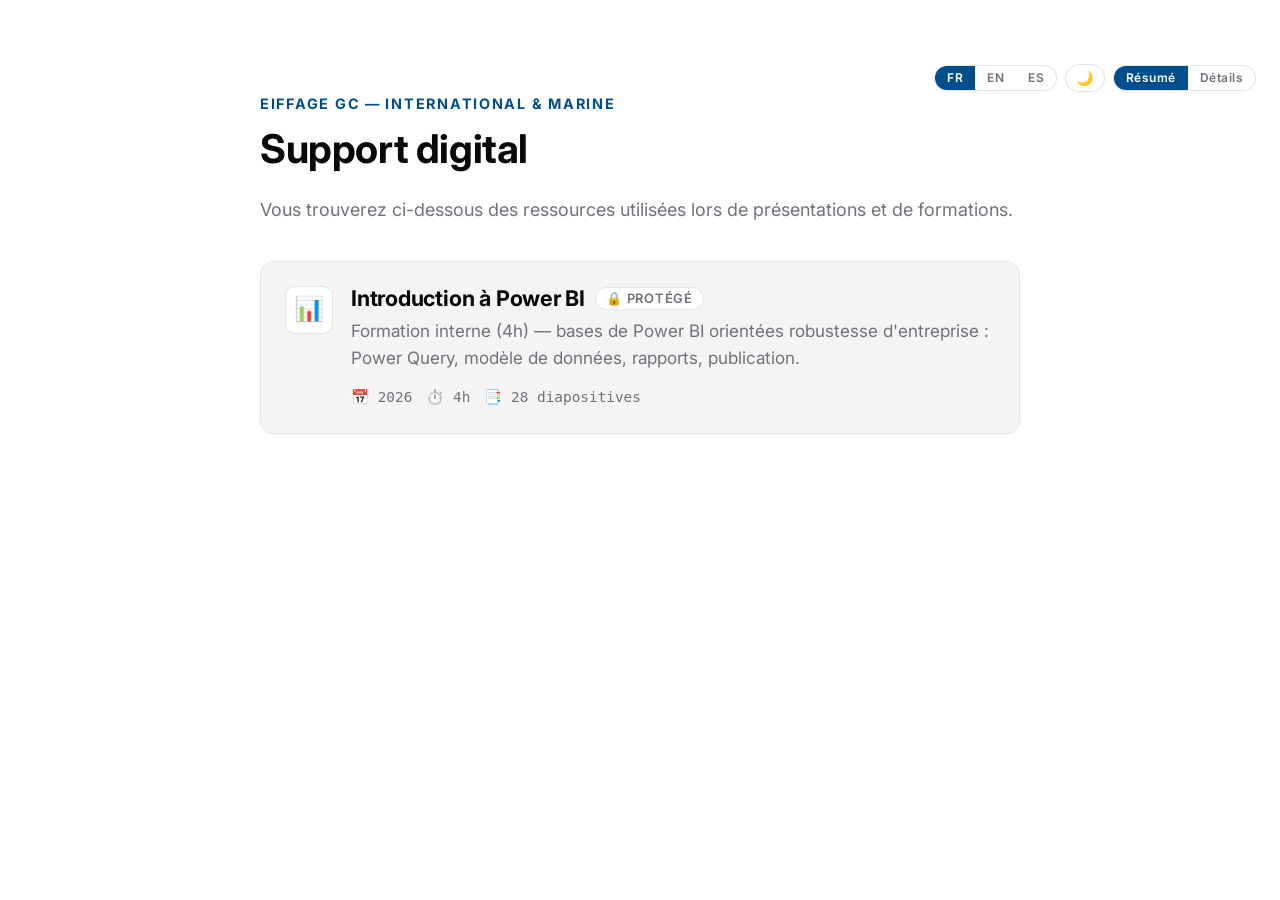
<file: index.html>
<!DOCTYPE html>
<html lang="fr">
<head>
  <meta charset="utf-8" />
  <meta name="viewport" content="width=device-width, initial-scale=1.0" />
  <title>Présentations</title>

  <link rel="preconnect" href="https://fonts.googleapis.com" />
  <link rel="preconnect" href="https://fonts.gstatic.com" crossorigin />
  <link href="https://fonts.googleapis.com/css2?family=Inter:wght@400;600;700&display=swap" rel="stylesheet" />

  <link rel="stylesheet" href="shared/theme/lean.css" />

  <style>
    :root { --accent: #004e8c; --accent-contrast: #ffffff; }
    body {
      font-family: var(--font-sans);
      background: var(--bg);
      color: var(--text);
      margin: 0;
      padding: 64px 24px;
    }
    .wrap {
      max-width: 760px;
      margin: 0 auto;
    }
    h1 {
      font-size: 2.2em;
      font-weight: 700;
      letter-spacing: -0.01em;
      margin: 0 0 0.6em 0;
    }
    .lead {
      font-size: 1em;
      color: var(--text-muted);
      margin: 0 0 2em 0;
    }
    .detail {
      margin-bottom: 2.5rem;
    }
    .org-eyebrow {
      font-size: 0.8em;
      font-weight: 700;
      letter-spacing: 0.12em;
      text-transform: uppercase;
      color: var(--accent);
      margin: 0 0 0.8em 0;
    }
    .deck-link {
      display: block;
      text-decoration: none;
      color: inherit;
      margin-bottom: 16px;
    }
    .deck-link .card {
      display: flex;
      gap: 18px;
      align-items: flex-start;
      border: 1px solid var(--border);
      border-radius: var(--radius-lg);
      padding: 24px;
      background: var(--bg-alt);
      box-shadow: var(--shadow-sm);
      transition: border-color 0.15s ease, box-shadow 0.15s ease, transform 0.15s ease;
    }
    .deck-link:hover .card {
      border-color: var(--accent);
      box-shadow: var(--shadow-md);
      transform: translateY(-2px);
    }
    .deck-link .card-icon {
      flex: none;
      width: 48px;
      height: 48px;
      display: flex;
      align-items: center;
      justify-content: center;
      font-size: 24px;
      border-radius: var(--radius-md);
      background: var(--bg);
      border: 1px solid var(--border);
    }
    .deck-link .card-body {
      flex: 1;
      min-width: 0;
    }
    .deck-link h2 {
      font-size: 1.2em;
      font-weight: 700;
      margin: 0 0 0.3em 0;
      display: flex;
      align-items: center;
      gap: 10px;
    }
    .deck-link p {
      margin: 0;
      color: var(--text-muted);
      font-size: 0.95em;
    }
    .card-meta {
      display: flex;
      flex-wrap: wrap;
      gap: 14px;
      margin-top: 14px;
      font-family: var(--font-mono);
      font-size: 0.8em;
      color: var(--text-muted);
    }
    .card-meta span {
      display: inline-flex;
      align-items: center;
      gap: 5px;
    }
    .badge {
      font-size: 0.6em;
      font-weight: 600;
      letter-spacing: 0.06em;
      text-transform: uppercase;
      color: var(--text-muted);
      border: 1px solid var(--border);
      border-radius: 999px;
      padding: 3px 10px;
      background: var(--bg);
    }
  </style>
</head>
<body>
  <div class="deck-controls">
    <div class="lang-switch" role="group" aria-label="Langue / Language / Idioma">
      <button type="button" data-set-lang="fr" aria-pressed="true">FR</button>
      <button type="button" data-set-lang="en" aria-pressed="false">EN</button>
      <button type="button" data-set-lang="es" aria-pressed="false">ES</button>
    </div>
    <button type="button" class="theme-switch" data-toggle-theme aria-label="Basculer le mode sombre / Toggle dark mode">🌙</button>
    <div class="detail-switch" role="group" aria-label="Niveau de détail / Detail level / Nivel de detalle">
      <button type="button" data-set-detail="light" aria-pressed="true">
        <span lang="fr">Résumé</span><span lang="en">Summary</span><span lang="es">Resumen</span>
      </button>
      <button type="button" data-set-detail="full" aria-pressed="false">
        <span lang="fr">Détails</span><span lang="en">Details</span><span lang="es">Detalles</span>
      </button>
    </div>
  </div>

  <div class="wrap">
    <p class="org-eyebrow" lang="fr">Eiffage GC — International &amp; Marine</p>
    <p class="org-eyebrow" lang="en">Eiffage GC — International &amp; Marine</p>
    <p class="org-eyebrow" lang="es">Eiffage GC — International &amp; Marine</p>

    <h1 lang="fr">Support digital</h1>
    <h1 lang="en">Digital resources</h1>
    <h1 lang="es">Recursos digitales</h1>

    <p class="lead" lang="fr">Vous trouverez ci-dessous des ressources utilisées lors de présentations et de formations.</p>
    <p class="lead" lang="en">Below you will find resources used during presentations and training sessions.</p>
    <p class="lead" lang="es">A continuación encontrará recursos utilizados en presentaciones y sesiones de formación.</p>

    <div class="detail" lang="fr">Pensés pour être ouverts directement dans un navigateur, sans installation — chaque deck défile comme un site web (FR/EN/ES, mode clair/sombre, lecture résumée ou détaillée).</div>
    <div class="detail" lang="en">Designed to be opened directly in a browser, no install needed — each deck scrolls like a website (FR/EN/ES, light/dark mode, summary or detailed reading).</div>
    <div class="detail" lang="es">Pensados para abrirse directamente en el navegador, sin instalación — cada deck se desplaza como un sitio web (FR/EN/ES, modo claro/oscuro, lectura resumida o detallada).</div>

    <a class="deck-link" href="powerbi/slides/index.html">
      <div class="card">
        <div class="card-icon" aria-hidden="true">📊</div>
        <div class="card-body">
          <h2>
            <span lang="fr">Introduction à Power BI</span>
            <span lang="en">Introduction to Power BI</span>
            <span lang="es">Introducción a Power BI</span>
            <span class="badge">
              <span lang="fr">🔒 Protégé</span>
              <span lang="en">🔒 Protected</span>
              <span lang="es">🔒 Protegido</span>
            </span>
          </h2>
          <p lang="fr">Formation interne (4h) — bases de Power BI orientées robustesse d'entreprise : Power Query, modèle de données, rapports, publication.</p>
          <p lang="en">Internal training (4h) — Power BI basics focused on enterprise-grade robustness: Power Query, data model, reports, publishing.</p>
          <p lang="es">Formación interna (4h) — fundamentos de Power BI orientados a la robustez empresarial: Power Query, modelo de datos, informes, publicación.</p>
          <div class="card-meta">
            <span>📅 2026</span>
            <span>⏱️ 4h</span>
            <span lang="fr">📑 28 diapositives</span>
            <span lang="en">📑 28 slides</span>
            <span lang="es">📑 28 diapositivas</span>
          </div>
        </div>
      </div>
    </a>
  </div>

  <script>
    var root = document.documentElement;

    function applyLang(lang) {
      root.setAttribute('data-lang', lang);
      root.setAttribute('lang', lang);
      document.querySelectorAll('.lang-switch [data-set-lang]').forEach(function (btn) {
        btn.setAttribute('aria-pressed', btn.getAttribute('data-set-lang') === lang ? 'true' : 'false');
      });
      localStorage.setItem('slide-lang', lang);
    }

    function applyTheme(theme) {
      root.setAttribute('data-theme', theme);
      localStorage.setItem('slide-theme', theme);
    }

    function applyDetail(level) {
      root.setAttribute('data-detail', level);
      document.querySelectorAll('.detail-switch [data-set-detail]').forEach(function (btn) {
        btn.setAttribute('aria-pressed', btn.getAttribute('data-set-detail') === level ? 'true' : 'false');
      });
      localStorage.setItem('slide-detail', level);
    }

    document.querySelectorAll('.lang-switch [data-set-lang]').forEach(function (btn) {
      btn.addEventListener('click', function () {
        applyLang(btn.getAttribute('data-set-lang'));
      });
    });

    document.querySelector('[data-toggle-theme]').addEventListener('click', function () {
      applyTheme(root.getAttribute('data-theme') === 'dark' ? 'light' : 'dark');
    });

    document.querySelectorAll('.detail-switch [data-set-detail]').forEach(function (btn) {
      btn.addEventListener('click', function () {
        applyDetail(btn.getAttribute('data-set-detail'));
      });
    });

    applyLang(localStorage.getItem('slide-lang') || 'fr');
    applyTheme(localStorage.getItem('slide-theme') || 'light');
    applyDetail(localStorage.getItem('slide-detail') || 'light');
  </script>
</body>
</html>
</file>
<file: shared/theme/lean.css>
/*
 * "Lean" theme — usine à slides (HTML/CSS classique, sans framework)
 *
 * Esthétique inspirée de shadcn/ui : palette neutre (zinc), bordures fines,
 * coins arrondis, ombres très discrètes, typographie généreuse. Chaque
 * "slide" est une section plein écran avec scroll-snap — on navigue au
 * scroll, aux flèches, ou en swipant, comme sur un site, pas un PowerPoint.
 *
 * Personnalisation par deck : surcharger les variables --accent, --bg, etc.
 * dans un <style> chargé APRÈS ce fichier (voir template.html).
 */

:root {
  --bg: #ffffff;
  --bg-alt: #f4f4f5;
  --text: #09090b;
  --text-muted: #71717a;
  --accent: #4f46e5;
  --accent-contrast: #ffffff;
  --border: #e4e4e7;
  --code-bg: #f4f4f6;
  --code-string: #15803d;
  --code-number: #b45309;
  --shadow-sm: 0 1px 2px 0 rgb(0 0 0 / 0.04);
  --shadow-md: 0 4px 12px -2px rgb(0 0 0 / 0.06);

  --radius-sm: 6px;
  --radius-md: 10px;
  --radius-lg: 14px;

  --font-sans: "Inter", -apple-system, "Segoe UI", Helvetica, Arial, sans-serif;
  --font-mono: "JetBrains Mono", "SF Mono", Menlo, Consolas, monospace;

  --block-margin: 24px;
  --slide-max-width: 1080px;
}

/* ---------- Dark mode ---------- */
/* Activé via [data-theme="dark"] sur <html> (voir template.html) */

:root[data-theme="dark"] {
  --bg: #09090b;
  --bg-alt: #18181b;
  --text: #fafafa;
  --text-muted: #a1a1aa;
  --accent: #818cf8;
  --accent-contrast: #09090b;
  --border: #27272a;
  --code-bg: #18181b;
  --code-string: #86efac;
  --code-number: #fbbf24;
  --shadow-sm: 0 1px 2px 0 rgb(0 0 0 / 0.4);
  --shadow-md: 0 4px 12px -2px rgb(0 0 0 / 0.5);
}

/* ---------- i18n ---------- */
/* Chaque bloc traduit porte un attribut lang="fr|en|es" ; on n'affiche que
   celui qui correspond au data-lang courant sur <html>. Les éléments SANS
   attribut lang (code, images, structure) restent toujours visibles. */

:root[data-lang="fr"] [lang="en"],
:root[data-lang="fr"] [lang="es"],
:root[data-lang="en"] [lang="fr"],
:root[data-lang="en"] [lang="es"],
:root[data-lang="es"] [lang="fr"],
:root[data-lang="es"] [lang="en"] {
  display: none !important;
}

/* ---------- Niveau de détail (light / complet) ---------- */
/* Activé via data-detail="light|full" sur <html> (voir template.html).
   Les blocs portant la classe .detail apportent un complément
   d'information (relecture autonome) et restent masqués en mode "light"
   (présentation), affichés en mode "full". */

:root[data-detail="light"] .detail,
:root:not([data-detail]) .detail {
  display: none !important;
}

.detail {
  margin-top: var(--block-margin);
  padding: 14px 20px;
  border-left: 3px solid var(--accent);
  background: var(--bg-alt);
  border-radius: 0 var(--radius-md) var(--radius-md) 0;
  font-size: 0.85em;
  color: var(--text-muted);
}

.detail > :last-child {
  margin-bottom: 0;
}

/* ---------- Base ---------- */

* {
  box-sizing: border-box;
}

html, body {
  margin: 0;
  height: 100%;
}

/* Le scroll-snap doit être posé sur <html> : c'est l'élément qui scrolle
   réellement (le navigateur propage l'overflow de <body> vers le viewport,
   mais pas scroll-snap-type — le poser sur <body> est silencieusement
   sans effet). */
html {
  overflow-y: auto;
  scroll-snap-type: y mandatory;
  scroll-behavior: smooth;
}

body {
  font-family: var(--font-sans);
  font-size: 18px;
  font-weight: 400;
  line-height: 1.6;
  color: var(--text);
  background-color: var(--bg);
  letter-spacing: 0;
}

/* ---------- Slides ---------- */
/* Chaque <section class="slide"> occupe (au moins) un écran et s'aligne au
   scroll-snap. Si le contenu dépasse (mode "full" avec .detail), la section
   s'étire simplement — on scrolle naturellement à l'intérieur. */

.slide {
  min-height: 100vh;
  width: min(100%, var(--slide-max-width));
  margin: 0 auto;
  padding: 80px 64px;
  display: flex;
  flex-direction: column;
  justify-content: center;
  text-align: left;
  scroll-snap-align: start;
  scroll-snap-stop: always;
}

/* Slides marquées .center : layout centré (titres, séparateurs, citations) */
.slide.center {
  align-items: center;
  text-align: center;
}

/* ---------- Headings ---------- */

h1, h2, h3, h4 {
  font-family: var(--font-sans);
  color: var(--text);
  font-weight: 700;
  line-height: 1.15;
  letter-spacing: -0.01em;
  text-transform: none;
  margin: 0 0 0.75em 0;
}

h1 { font-size: clamp(2em, 5vw, 3em); }
h2 { font-size: clamp(1.5em, 3.4vw, 2em); }
h3 { font-size: 1.3em; color: var(--text-muted); font-weight: 600; }
h4 { font-size: 1.05em; color: var(--text-muted); font-weight: 600; }

/* Eyebrow / kicker au-dessus du titre de slide */
.eyebrow {
  display: block;
  font-size: 0.8em;
  font-weight: 700;
  letter-spacing: 0.12em;
  text-transform: uppercase;
  color: var(--accent);
  margin-bottom: 0.8em;
}

/* ---------- Text ---------- */

p {
  margin: 0 0 var(--block-margin) 0;
  line-height: 1.6;
}

.lead {
  font-size: 1.3em;
  color: var(--text-muted);
  font-weight: 400;
}

strong {
  font-weight: 600;
  color: var(--text);
}

a {
  color: var(--accent);
  text-decoration: underline;
  text-decoration-color: var(--border);
  text-underline-offset: 0.15em;
}

/* ---------- Lists ---------- */

ul, ol {
  display: block;
  margin: 0 0 var(--block-margin) 0;
  padding-left: 1em;
}

li {
  margin-bottom: 0.6em;
  line-height: 1.5;
}

ul { list-style: none; }
ul > li { padding-left: 1.4em; position: relative; }
ul > li::before {
  content: "";
  position: absolute;
  left: 0;
  top: 0.6em;
  width: 7px;
  height: 7px;
  border-radius: 50%;
  background: var(--accent);
}

/* ---------- Code ---------- */

pre {
  width: 100%;
  margin: var(--block-margin) 0;
  box-shadow: none;
  border: 1px solid var(--border);
  border-radius: var(--radius-md);
  background: var(--code-bg);
  overflow: auto;
}

pre code {
  display: block;
  font-family: var(--font-mono);
  padding: 16px 20px;
  font-size: 0.85em;
  line-height: 1.5;
}

code {
  font-family: var(--font-mono);
  background: var(--code-bg);
  border-radius: 4px;
  padding: 0.15em 0.4em;
  font-size: 0.85em;
}

/* Coloration syntaxique (highlight.js) basée sur les variables du thème,
   pour s'adapter automatiquement au mode clair/sombre. */
.hljs {
  background: transparent;
  color: var(--text);
}

.hljs-keyword,
.hljs-built_in,
.hljs-type,
.hljs-title.function_ {
  color: var(--accent);
}

.hljs-string,
.hljs-attr {
  color: var(--code-string);
}

.hljs-number,
.hljs-literal {
  color: var(--code-number);
}

.hljs-comment {
  color: var(--text-muted);
  font-style: italic;
}

/* ---------- Tables ---------- */

table {
  width: 100%;
  border-collapse: collapse;
  margin: var(--block-margin) 0;
  font-size: 0.9em;
}

table th,
table td {
  border-bottom: 1px solid var(--border);
  padding: 0.6em 0.9em;
  text-align: left;
}

table th {
  color: var(--text-muted);
  font-weight: 600;
  text-transform: uppercase;
  font-size: 0.75em;
  letter-spacing: 0.05em;
}

/* ---------- Cards / grid helpers ---------- */
/* Utilitaires simples pour composer des layouts sans CSS custom par slide */

.grid {
  display: grid;
  gap: 24px;
  width: 100%;
}

.grid.cols-2 { grid-template-columns: repeat(2, 1fr); }
.grid.cols-3 { grid-template-columns: repeat(3, 1fr); }

.card {
  border: 1px solid var(--border);
  border-radius: var(--radius-lg);
  padding: 24px;
  background: var(--bg);
  box-shadow: var(--shadow-sm);
}

.card h3,
.card h4 {
  margin-top: 0;
}

.stat {
  font-size: 2.4em;
  font-weight: 700;
  color: var(--accent);
  line-height: 1;
  margin-bottom: 0.3em;
}

.stat-label {
  font-size: 0.8em;
  color: var(--text-muted);
  text-transform: uppercase;
  letter-spacing: 0.08em;
  font-weight: 600;
}

/* ---------- Title / section slides ---------- */

.slide.title h1 {
  font-size: clamp(2.4em, 6vw, 3.6em);
}

.slide.title .subtitle {
  font-size: 1.25em;
  color: var(--text-muted);
  margin-top: 0.5em;
}

.slide.section h2 {
  font-size: clamp(1.8em, 4.5vw, 2.6em);
  color: var(--accent);
}

/* ---------- Images ---------- */

.slide img {
  max-width: 100%;
  border: 1px solid var(--border);
  border-radius: var(--radius-lg);
  box-shadow: var(--shadow-sm);
}

.slide.title img,
.slide.center img {
  border: none;
  box-shadow: none;
}

/* ---------- Blockquote ---------- */

blockquote {
  border-left: 3px solid var(--accent);
  padding-left: 24px;
  margin: var(--block-margin) 0;
  font-style: normal;
  color: var(--text-muted);
  width: 100%;
}

/* ---------- Speaker notes ---------- */
/* Notes orateur : jamais affichées dans le deck lui-même (visibles
   uniquement dans le code source / en lecture du brief). */

.notes {
  display: none;
}

/* ---------- Deck header (stepper + controls + progress) ---------- */
/* Barre fixe en haut regroupant stepper gauche, contrôles droite, et barre de
   progression intégrée au bas. Les slides scrollent en dessous (z-index 200). */

.deck-header {
  position: fixed;
  top: 0;
  left: 0;
  right: 0;
  z-index: 200;
  height: 56px;
  background: var(--bg);
  border-bottom: 1px solid var(--border);
  box-shadow: var(--shadow-sm);
  display: flex;
  align-items: center;
  padding: 0 16px;
  gap: 16px;
  overflow: visible;
}

/* ---------- Deck controls (switcher langue / thème / détail) ---------- */

.deck-controls {
  flex-shrink: 0;
  display: flex;
  flex-wrap: wrap;
  justify-content: flex-end;
  align-items: center;
  gap: 8px;
  font-family: var(--font-sans);
}

.deck-controls .lang-switch,
.deck-controls .detail-switch {
  display: flex;
  border: 1px solid var(--border);
  border-radius: 999px;
  overflow: hidden;
  background: var(--bg);
  box-shadow: var(--shadow-sm);
}

.deck-controls .lang-switch button,
.deck-controls .detail-switch button,
.deck-controls .theme-switch {
  border: none;
  background: transparent;
  color: var(--text-muted);
  font-family: var(--font-sans);
  font-size: 12px;
  font-weight: 600;
  letter-spacing: 0.04em;
  cursor: pointer;
  padding: 6px 12px;
  line-height: 1;
  transition: background-color 0.15s ease, color 0.15s ease;
}

.deck-controls .lang-switch button:hover,
.deck-controls .detail-switch button:hover {
  background: var(--bg-alt);
}

.deck-controls .lang-switch button[aria-pressed="true"],
.deck-controls .detail-switch button[aria-pressed="true"] {
  background: var(--accent);
  color: var(--accent-contrast);
}

.deck-controls .theme-switch,
.deck-controls .home-link {
  display: inline-flex;
  align-items: center;
  justify-content: center;
  border: 1px solid var(--border);
  border-radius: 999px;
  background: var(--bg);
  box-shadow: var(--shadow-sm);
  padding: 6px 10px;
  font-size: 14px;
  color: var(--text-muted);
  text-decoration: none;
  line-height: 1;
}

.deck-controls .theme-switch:hover,
.deck-controls .home-link:hover {
  background: var(--bg-alt);
}

/* ---------- Progress bar ---------- */
/* Masquée : la progression est portée par les metro-lines du stepper. */

.progress-bar {
  display: none;
}

.slide-counter {
  position: fixed;
  bottom: 16px;
  right: 16px;
  z-index: 100;
  display: flex;
  align-items: center;
  gap: 4px;
  font-family: var(--font-mono);
  font-size: 12px;
  color: var(--text-muted);
  background: var(--bg);
  border: 1px solid var(--border);
  border-radius: 999px;
  padding: 4px 8px;
  box-shadow: var(--shadow-sm);
}

.counter-nav {
  border: none;
  background: transparent;
  color: var(--text-muted);
  font-family: var(--font-mono);
  font-size: 9px;
  line-height: 1;
  padding: 0 2px;
  cursor: pointer;
}
.counter-nav:hover { color: var(--text); }

[data-current][contenteditable] {
  outline: none;
  border-bottom: 1px dotted var(--border);
  min-width: 1.5ch;
  text-align: center;
  cursor: text;
}
[data-current][contenteditable]:focus {
  border-bottom-color: var(--accent);
  color: var(--text);
}

/* ---------- Stepper "metro line" (en-tête gauche) ---------- */
/* Positionné en flex:1 dans .deck-header → occupe tout l'espace à gauche
   des contrôles, sans déborder dessus. */

.section-breadcrumb {
  flex: 1;
  min-width: 0;
  display: flex;
  align-items: center;
  height: 100%;
  padding: 0 8px;
  overflow: visible;
  pointer-events: none;
}

.metro-station {
  flex: none;
  align-self: stretch;
  position: relative;
  display: flex;
  align-items: center;
  cursor: pointer;
  pointer-events: auto;
}

.metro-dot {
  width: 10px;
  height: 10px;
  border-radius: 50%;
  border: 2px solid var(--border);
  background: var(--bg);
  box-shadow: var(--shadow-sm);
  transition: background 0.2s, border-color 0.2s, transform 0.2s, opacity 0.2s;
}

.metro-station.passed .metro-dot {
  background: var(--accent);
  border-color: var(--accent);
  opacity: 0.4;
}

.metro-station.active .metro-dot {
  background: var(--accent);
  border-color: var(--accent);
  transform: scale(1.2);
}

.metro-station:not(.active):hover .metro-dot {
  border-color: var(--accent);
  transform: scale(1.25);
  opacity: 1;
}

.metro-line {
  flex: 1;
  height: 3px;
  min-width: 10px;
  background: var(--border);
  transition: background 0.2s;
  pointer-events: none;
}

.metro-line.passed {
  background: var(--accent);
}

/* Label affiché sous le point actif */
.metro-label {
  display: none;
  position: absolute;
  top: calc(100% + 12px);
  left: 50%;
  transform: translateX(-50%);
  font-size: 10px;
  font-weight: 700;
  letter-spacing: 0.05em;
  text-transform: uppercase;
  color: var(--accent);
  white-space: nowrap;
  font-family: var(--font-sans);
  pointer-events: none;
}

.metro-station.active .metro-label {
  display: none;
}

/* Première station : ancrage à gauche pour éviter le débordement hors-écran */
.section-breadcrumb > .metro-station:first-child .metro-label {
  left: 0;
  transform: none;
}

/* Tooltip élégant pour les stations non actives */
.metro-tooltip {
  position: absolute;
  top: calc(100% + 10px);
  left: 50%;
  transform: translateX(-50%) translateY(-4px);
  background: var(--text);
  color: var(--bg);
  font-size: 11px;
  font-weight: 600;
  font-family: var(--font-sans);
  letter-spacing: 0.01em;
  padding: 5px 10px;
  border-radius: var(--radius-sm);
  white-space: nowrap;
  opacity: 0;
  pointer-events: none;
  transition: opacity 0.18s ease, transform 0.18s ease;
  box-shadow: var(--shadow-md);
  z-index: 10;
}

.metro-tooltip::before {
  content: '';
  position: absolute;
  bottom: 100%;
  left: 50%;
  transform: translateX(-50%);
  border: 5px solid transparent;
  border-bottom-color: var(--text);
}

.metro-station:hover .metro-tooltip {
  opacity: 1;
  transform: translateX(-50%) translateY(0);
}

/* Rogne le tooltip pour les stations en bord de ligne */
.section-breadcrumb > div:first-child .metro-tooltip {
  left: 0;
  transform: translateY(-4px);
}
.section-breadcrumb > div:first-child:hover .metro-tooltip {
  transform: translateY(0);
}
.section-breadcrumb > div:first-child .metro-tooltip::before {
  left: 10px;
  transform: none;
}
.section-breadcrumb > div:last-child .metro-tooltip {
  left: auto;
  right: 0;
  transform: translateY(-4px);
}
.section-breadcrumb > div:last-child:hover .metro-tooltip {
  transform: translateY(0);
}
.section-breadcrumb > div:last-child .metro-tooltip::before {
  left: auto;
  right: 10px;
  transform: none;
}

/* ---------- Responsive ---------- */

@media (max-width: 760px) {
  .slide {
    padding: 56px 28px;
  }
  .grid.cols-2,
  .grid.cols-3 {
    grid-template-columns: 1fr;
  }
  .section-breadcrumb { display: none; }
  .deck-header { gap: 8px; padding: 0 8px; }
}

/* ---------- Print / PDF export ---------- */
/* Ouvrir index.html?print-pdf : chaque .slide devient une page imprimée. */

@media print {
  html {
    overflow: visible;
    scroll-snap-type: none;
  }
  body {
    height: auto;
  }
  .slide {
    min-height: 100vh;
    page-break-after: always;
  }
  .deck-header,
  .slide-counter {
    display: none !important;
  }
}
</file>
